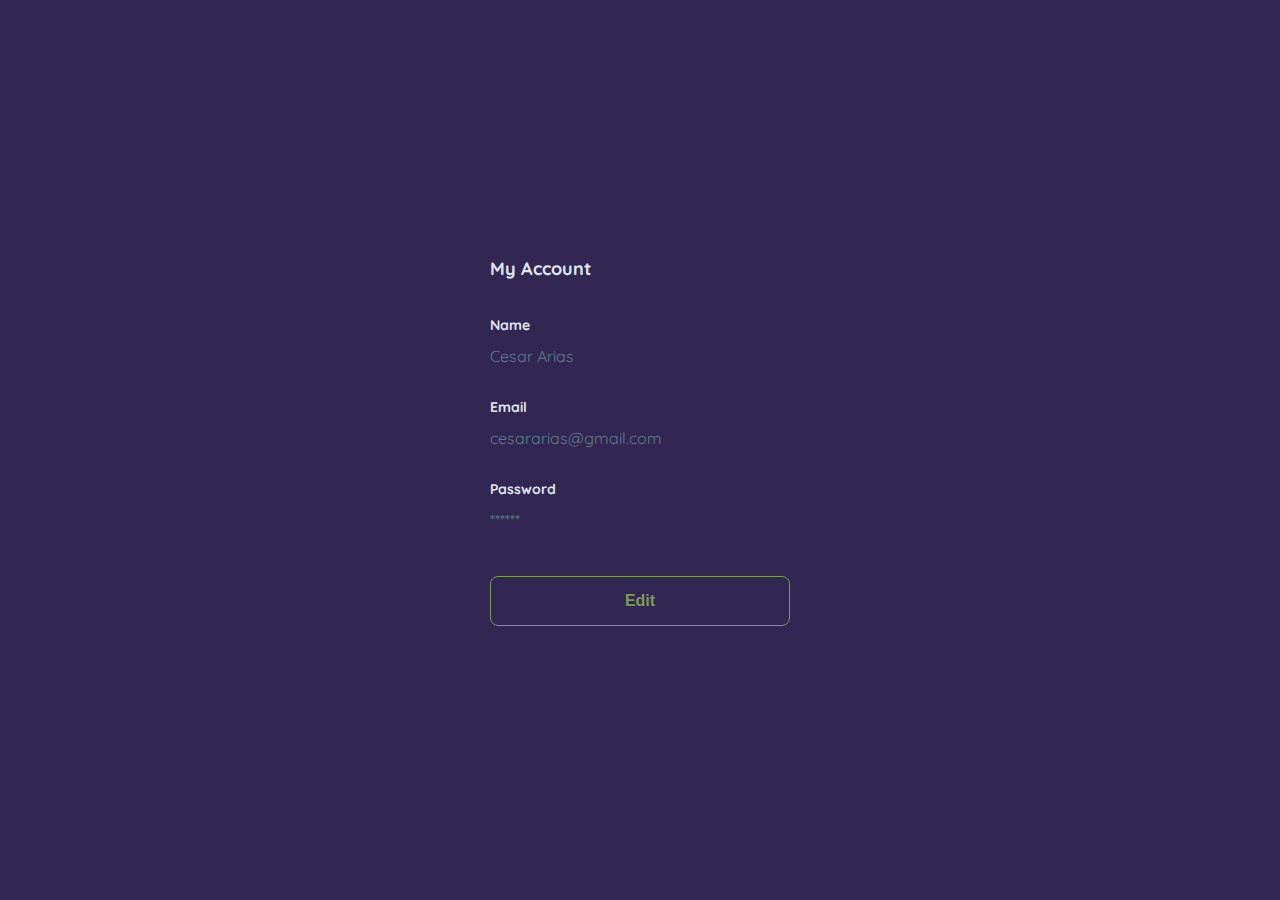
<file: editAccountView.html>
<!DOCTYPE html>
<html lang="en">
  <head>
    <meta charset="UTF-8" />
    <meta name="viewport" content="width=device-width, initial-scale=1.0" />
    <link rel="preconnect" href="https://fonts.googleapis.com" />
    <link rel="preconnect" href="https://fonts.gstatic.com" crossorigin />
    <link
      href="https://fonts.googleapis.com/css2?family=Quicksand:wght@300;500;700&display=swap"
      rel="stylesheet"
    />
    <title>Document</title>
    <style>
      :root {
        --background-color: #322653;
        --text-color: #e0e8f0;
        --accent-color: #448aff;
        --secondary-color: #607d8b;
        --highlight-color: #7A9D54;
        --sm: 14px;
        --md: 16px;
        --lg: 18px;
      }
      body {
        margin: 0;
        font-family: "Quicksand", sans-serif;
        background-color: var(--background-color);
      }
      .login {
        width: 100%;
        height: 100vh;
        display: grid;
        place-items: center;
      }
      .form-container {
        display: grid;
        grid-template-rows: auto 1fr auto;
        width: 300px;
      }
      .title {
        font-size: var(--lg);
        margin-bottom: 36px;
        text-align: start;
        color: var(--text-color);
      }
      .form {
        display: flex;
        flex-direction: column;
      }
      .form div {
        display: flex;
        flex-direction: column;
      }
      .label {
        font-size: var(--sm);
        font-weight: bold;
        margin-bottom: 4px;
        color: var(--text-color);
      }
      .value {
        color: var(--secondary-color);
        font-size: var(--md);
        margin: 8px 0 32px 0;
      }
      .secondary-button {
        background-color: var(--background-color);
        border-radius: 8px;
        border: 1px solid var(--highlight-color);
        color: var(--highlight-color);
        width: 100%;
        cursor: pointer;
        font-size: var(--md);
        font-weight: bold;
        height: 50px;
      }
      .login-button {
        margin-top: 14px;
        margin-bottom: 30px;
      }
      @media (max-width: 640px) {
        .form-container {
          height: 100%;
        }

        .form {
          height: 100%;
          justify-content: space-between;
        }
      }
    </style>
  </head>
  <body>
    <div class="login">
      <div class="form-container">
        <h1 class="title">My Account</h1>
        <form action="" class="form">
          <div>
            <label for="name" class="label">Name</label>
            <p class="value">Cesar Arias</p>

            <label for="email" class="label">Email</label>
            <p class="value">cesararias@gmail.com</p>

            <label for="password" class="label">Password</label>
            <p class="value">******</p>
          </div>

          <input
            type="submit"
            value="Edit"
            class="secondary-button login-button"
          />
        </form>
      </div>
    </div>
  </body>
</html>
</file>
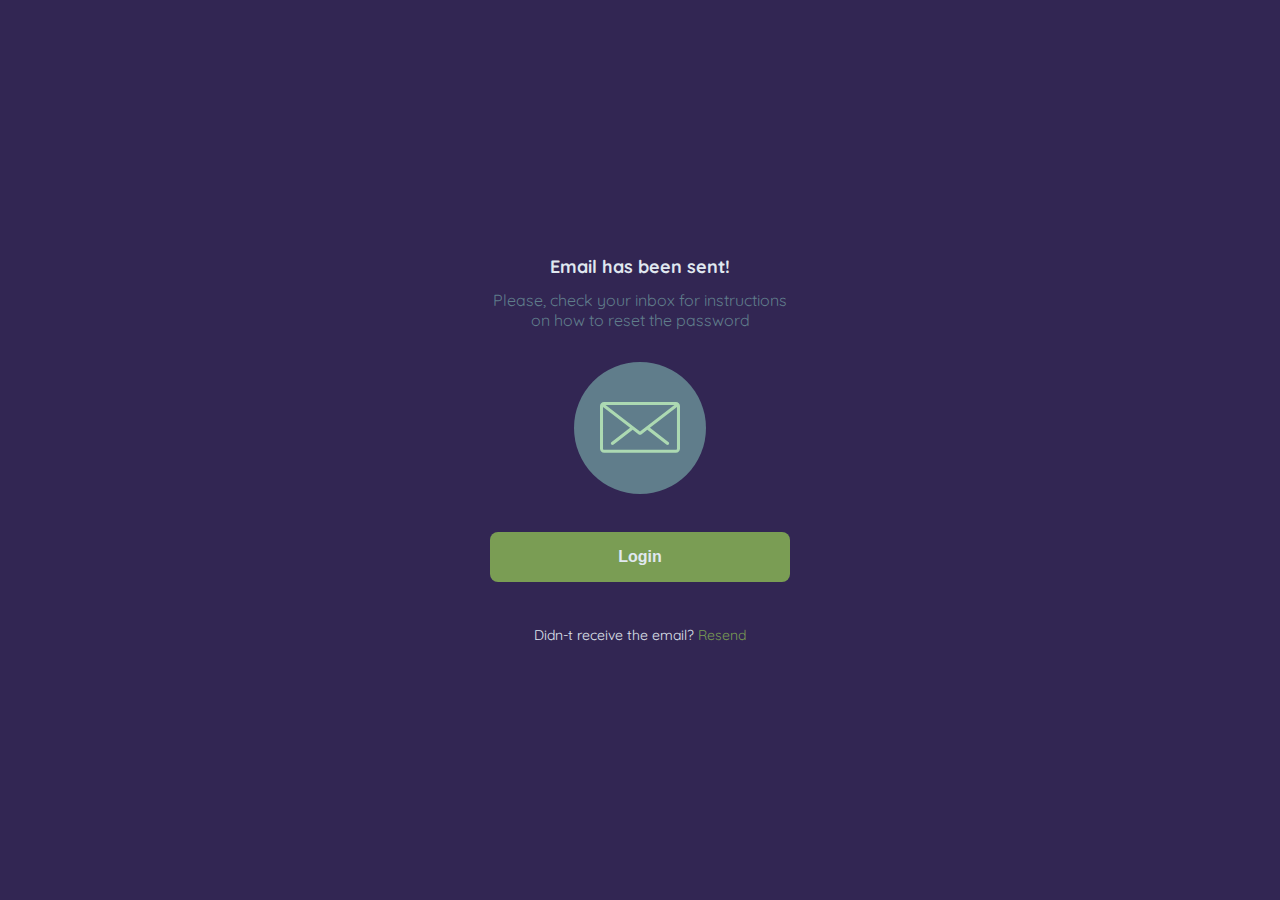
<file: emailConfirmationView.html>
<!DOCTYPE html>
<html lang="en">
  <head>
    <meta charset="UTF-8" />
    <meta name="viewport" content="width=device-width, initial-scale=1.0" />
    <link rel="preconnect" href="https://fonts.googleapis.com" />
    <link rel="preconnect" href="https://fonts.gstatic.com" crossorigin />
    <link
      href="https://fonts.googleapis.com/css2?family=Quicksand:wght@300;500;700&display=swap"
      rel="stylesheet"
    />
    <title>Document</title>
    <style>
      :root {
        --background-color: #322653;
        --text-color: #e0e8f0;
        --accent-color: #448aff;
        --secondary-color: #607d8b;
        --highlight-color: #7A9D54;
        --sm: 14px;
        --md: 16px;
        --lg: 18px;
      }
      body {
        margin: 0;
        font-family: "Quicksand", sans-serif;
        background-color: var(--background-color);
      }
      .login {
        width: 100%;
        height: 100vh;
        display: grid;
        place-items: center;
      }
      .form-container {
        display: grid;
        grid-template-rows: auto 1fr auto;
        width: 300px;
        justify-items: center;
      }
      .logo {
        width: 150px;
        margin-bottom: 48px;
        justify-self: center;
        display: none;
      }
      .title {
        font-size: var(--lg);
        margin-bottom: 12px;
        text-align: center;
        color: var(--text-color);
      }
      .subtitle {
        color: var(--secondary-color);
        font-size: var(--md);
        font-weight: 300px;
        margin-top: 0;
        margin-bottom: 32px;
        text-align: center;
      }
      .form {
        display: flex;
        flex-direction: column;
      }
      .label {
        font-size: var(--sm);
        font-weight: bold;
        margin-bottom: 4px;
        color: var(--text-color);
      }
      .email-image {
        width: 132px;
        height: 132px;
        border-radius: 50%;
        background-color: var(--secondary-color);
        display: flex;
        justify-content: center;
        align-items: center;
        margin-bottom: 24px;
      }
      .email-image img {
        width: 80px;
      }
      .resend {
        font-size: var(--sm);
      }
      .resend span {
        color: var(--text-color);
      }
      .resend a {
        color: var(--highlight-color);
        text-decoration: none;
      }
      .primary-button {
        background-color: var(--highlight-color);
        border-radius: 8px;
        border: none;
        color: var(--text-color);
        width: 100%;
        cursor: pointer;
        font-size: var(--md);
        font-weight: bold;
        height: 50px;
      }
      .login-button {
        margin-top: 14px;
        margin-bottom: 30px;
      }
      @media (max-width: 640px) {
        .logo {
          display: block;
        }
      }
    </style>
  </head>
  <body>
    <div class="login">
      <div class="form-container">
        <img src="./logos/logo_yard_sale.svg" alt="logo" class="logo" />

        <h1 class="title">Email has been sent!</h1>
        <p class="subtitle">
          Please, check your inbox for instructions on how to reset the password
        </p>
        <div class="email-image">
          <img src="./icons/email.svg" alt="email" />
        </div>
        <button class="primary-button login-button">Login</button>
        <p class="resend">
          <span
            >Didn-t receive the email?
            <a href="/">Resend</a>
          </span>
        </p>
      </div>
    </div>
  </body>
</html>
</file>
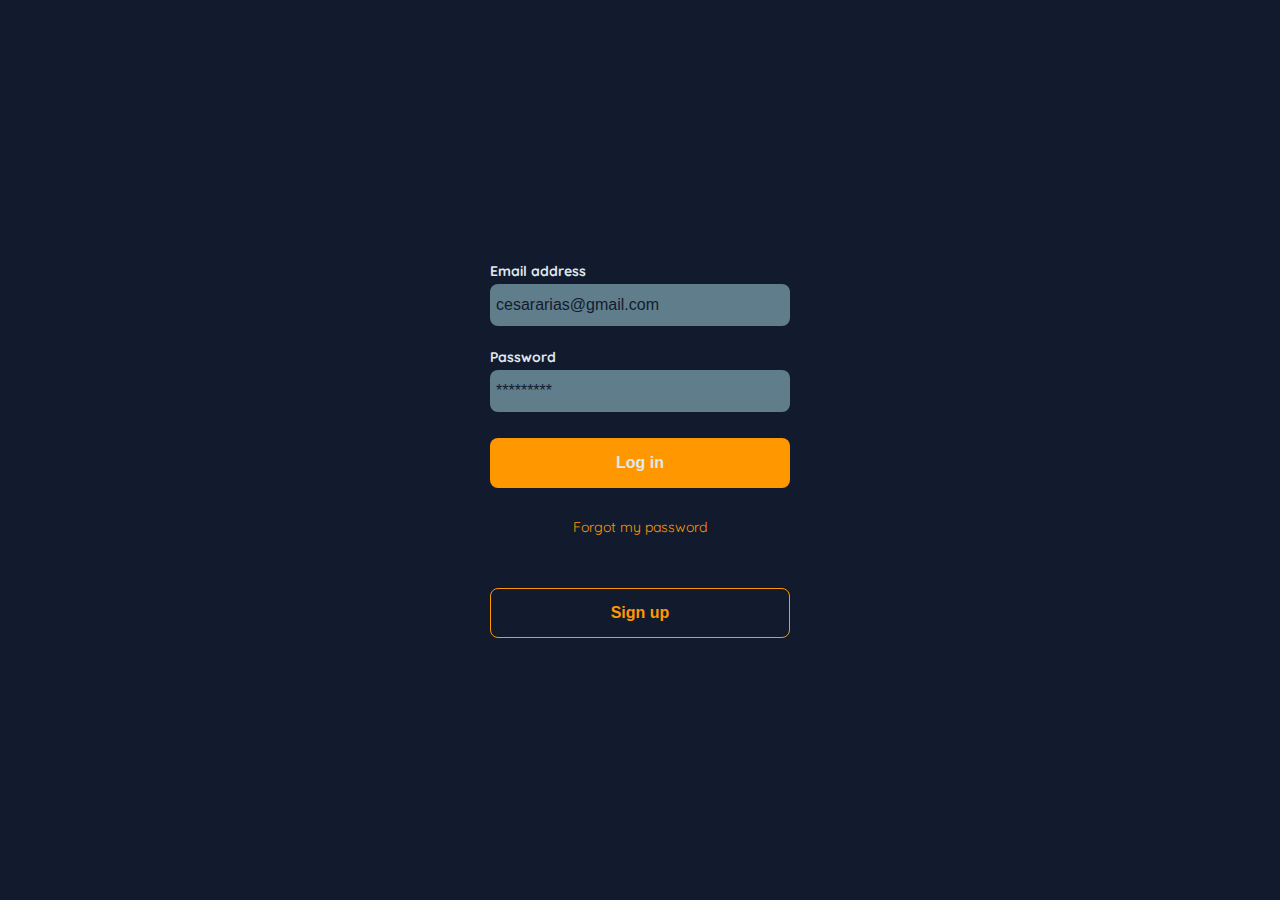
<file: loginView.html>
<!DOCTYPE html>
<html lang="en">
  <head>
    <meta charset="UTF-8" />
    <meta name="viewport" content="width=device-width, initial-scale=1.0" />
    <link rel="preconnect" href="https://fonts.googleapis.com" />
    <link rel="preconnect" href="https://fonts.gstatic.com" crossorigin />
    <link
      href="https://fonts.googleapis.com/css2?family=Quicksand:wght@300;500;700&display=swap"
      rel="stylesheet"
    />
    <title>Document</title>
    <style>
      :root {
        --background-color: #121b2e;
        --text-color: #e0e8f0;
        --accent-color: #448aff;
        --secondary-color: #607d8b;
        --highlight-color: #ff9800;
        --sm: 14px;
        --md: 16px;
        --lg: 18px;
      }
      body {
        margin: 0;
        font-family: "Quicksand", sans-serif;
        background-color: var(--background-color);
      }
      .login {
        width: 100%;
        height: 100vh;
        display: grid;
        place-items: center;
      }
      .form-container {
        display: grid;
        grid-template-rows: auto 1fr auto;
        width: 300px;
      }
      .logo {
        width: 150px;
        margin-bottom: 48px;
        justify-self: center;
        display: none;
      }
      .form {
        display: flex;
        flex-direction: column;
      }
      .form a {
        color: var(--highlight-color);
        font-size: var(--sm);
        text-align: center;
        text-decoration: none;
        margin-bottom: 52px;
      }
      .label {
        font-size: var(--sm);
        font-weight: bold;
        margin-bottom: 4px;
        color: var(--text-color);
      }
      .input {
        background-color: var(--secondary-color);
        border: none;
        border-radius: 8px;
        height: 30px;
        font-size: var(--md);
        padding: 6px;
        margin-bottom: 12px;
        color: var(--text-color);
      }
      .input-email {
        margin-bottom: 22px;
      }
      .primary-button {
        background-color: var(--highlight-color);
        border-radius: 8px;
        border: none;
        color: var(--text-color);
        width: 100%;
        cursor: pointer;
        font-size: var(--md);
        font-weight: bold;
        height: 50px;
      }
      .secondary-button {
        background-color: var(--background-color);
        border-radius: 8px;
        border: 1px solid var(--highlight-color);
        color: var(--highlight-color);
        width: 100%;
        cursor: pointer;
        font-size: var(--md);
        font-weight: bold;
        height: 50px;
      }
      .login-button {
        margin-top: 14px;
        margin-bottom: 30px;
      }
      @media (max-width: 640px) {
        .logo {
          display: block;
        }

        .secondary-button {
          width: 300px;
          position: absolute;
          bottom: 0;
          margin-bottom: 24px;
        }
      }
      input::placeholder {
        color: var(--background-color);
      }
    </style>
  </head>
  <body>
    <div class="login">
      <div class="form-container">
        <img src="./logos/logo_yard_sale.svg" alt="logo" class="logo" />

        <form action="" class="form">
          <label for="email" class="label">Email address</label>
          <input
            type="text"
            name=""
            id="email"
            placeholder="cesararias@gmail.com"
            class="input input-email"
          />
          <label for="password" class="label">Password</label>
          <input
            type="password"
            name=""
            id="password"
            placeholder="*********"
            class="input input-password"
          />
          <input
            type="submit"
            value="Log in"
            class="primary-button login-button"
          />
          <a href="/">Forgot my password</a>
        </form>

        <button class="secondary-button signup-button">Sign up</button>
      </div>
    </div>
  </body>
</html>
</file>
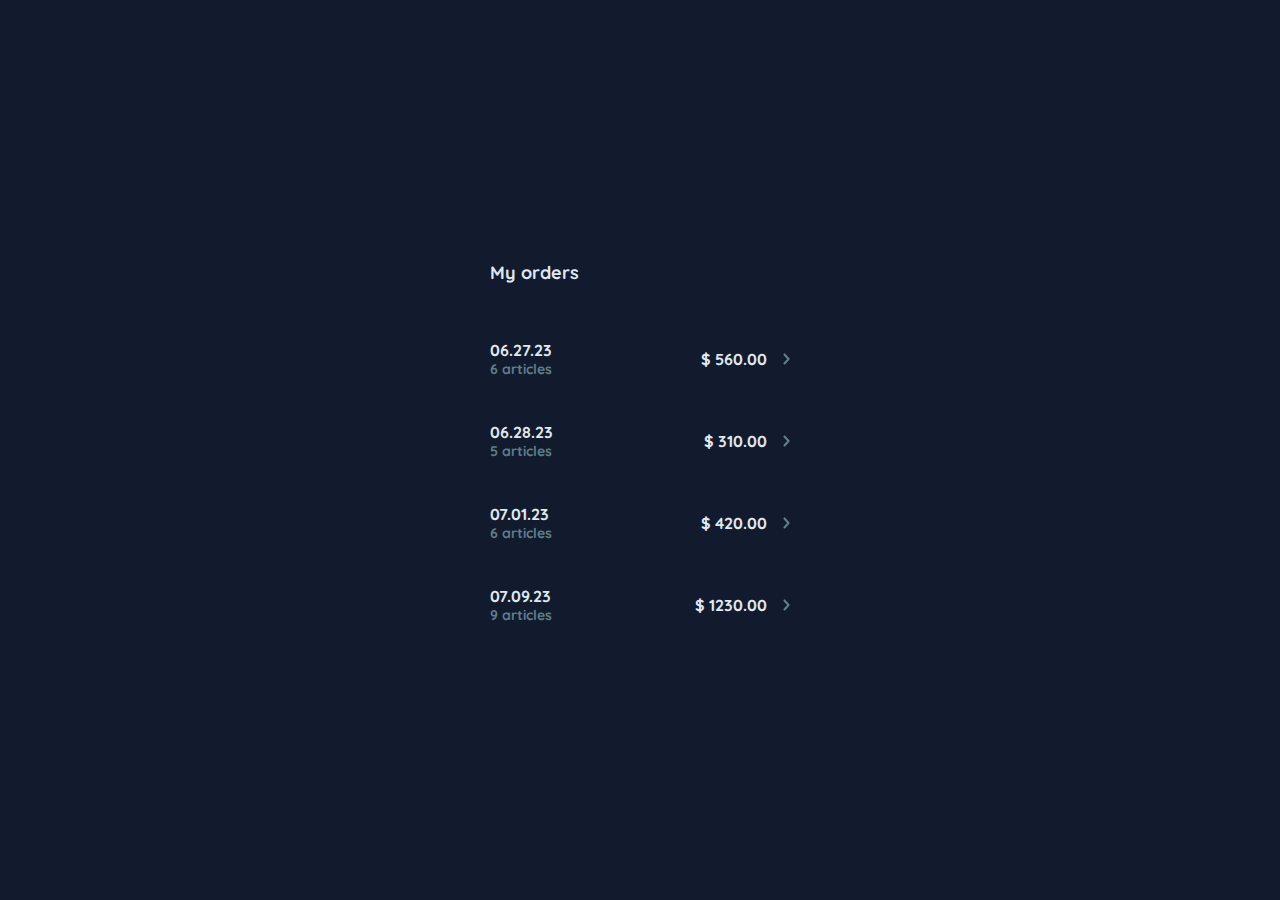
<file: myOrdersView.html>
<!DOCTYPE html>
<html lang="en">
  <head>
    <meta charset="UTF-8" />
    <meta name="viewport" content="width=device-width, initial-scale=1.0" />
    <link rel="preconnect" href="https://fonts.googleapis.com" />
    <link rel="preconnect" href="https://fonts.gstatic.com" crossorigin />
    <link
      href="https://fonts.googleapis.com/css2?family=Quicksand:wght@300;500;700&display=swap"
      rel="stylesheet"
    />
    <title>Document</title>
    <style>
      :root {
        --background-color: #121b2e;
        --text-color: #e0e8f0;
        --accent-color: #448aff;
        --secondary-color: #607d8b;
        --highlight-color: #ff9800;
        --sm: 14px;
        --md: 16px;
        --lg: 18px;
      }
      body {
        margin: 0;
        font-family: "Quicksand", sans-serif;
        background-color: var(--background-color);
      }
      .my-order {
        width: 100%;
        height: 100vh;
        display: grid;
        place-items: center;
      }
      .title {
        font-size: var(--lg);
        color: var(--text-color);
        margin-bottom: 40px;
      }
      .my-order-container {
        display: grid;
        grid-template-rows: auto 1fr auto;
        width: 300px;
      }
      .my-order-content {
        display: flex;
        flex-direction: column;
      }
      .order {
        display: grid;
        grid-template-columns: auto 1fr auto;
        gap: 16px;
        align-items: center;
        margin-bottom: 12px;
      }
      .order p:nth-child(1) {
        display: flex;
        flex-direction: column;
      }
      .order p span:nth-child(1) {
        font-size: var(--md);
        color: var(--text-color);
        font-weight: bold;
      }
      .order p span:nth-child(2) {
        font-size: var(--sm);
        color: var(--secondary-color);
        font-weight: bold;
      }
      .order p:nth-child(2) {
        text-align: end;
        font-weight: bold;
        color: var(--text-color);
      }
    </style>
  </head>
  <body>
    <div class="my-order">
      <div class="my-order-container">
        <h1 class="title">My orders</h1>

        <div class="my-order-content">
          <div class="order">
            <p>
              <span>06.27.23</span>
              <span>6 articles</span>
            </p>
            <p>$ 560.00</p>
            <img src="./icons/flechita.svg" alt="arrow" />
          </div>

          <div class="order">
            <p>
              <span>06.28.23</span>
              <span>5 articles</span>
            </p>
            <p>$ 310.00</p>
            <img src="./icons/flechita.svg" alt="arrow" />
          </div>

          <div class="order">
            <p>
              <span>07.01.23</span>
              <span>6 articles</span>
            </p>
            <p>$ 420.00</p>
            <img src="./icons/flechita.svg" alt="arrow" />
          </div>

          <div class="order">
            <p>
              <span>07.09.23</span>
              <span>9 articles</span>
            </p>
            <p>$ 1230.00</p>
            <img src="./icons/flechita.svg" alt="arrow" />
          </div>
        </div>
      </div>
    </div>
  </body>
</html>
</file>
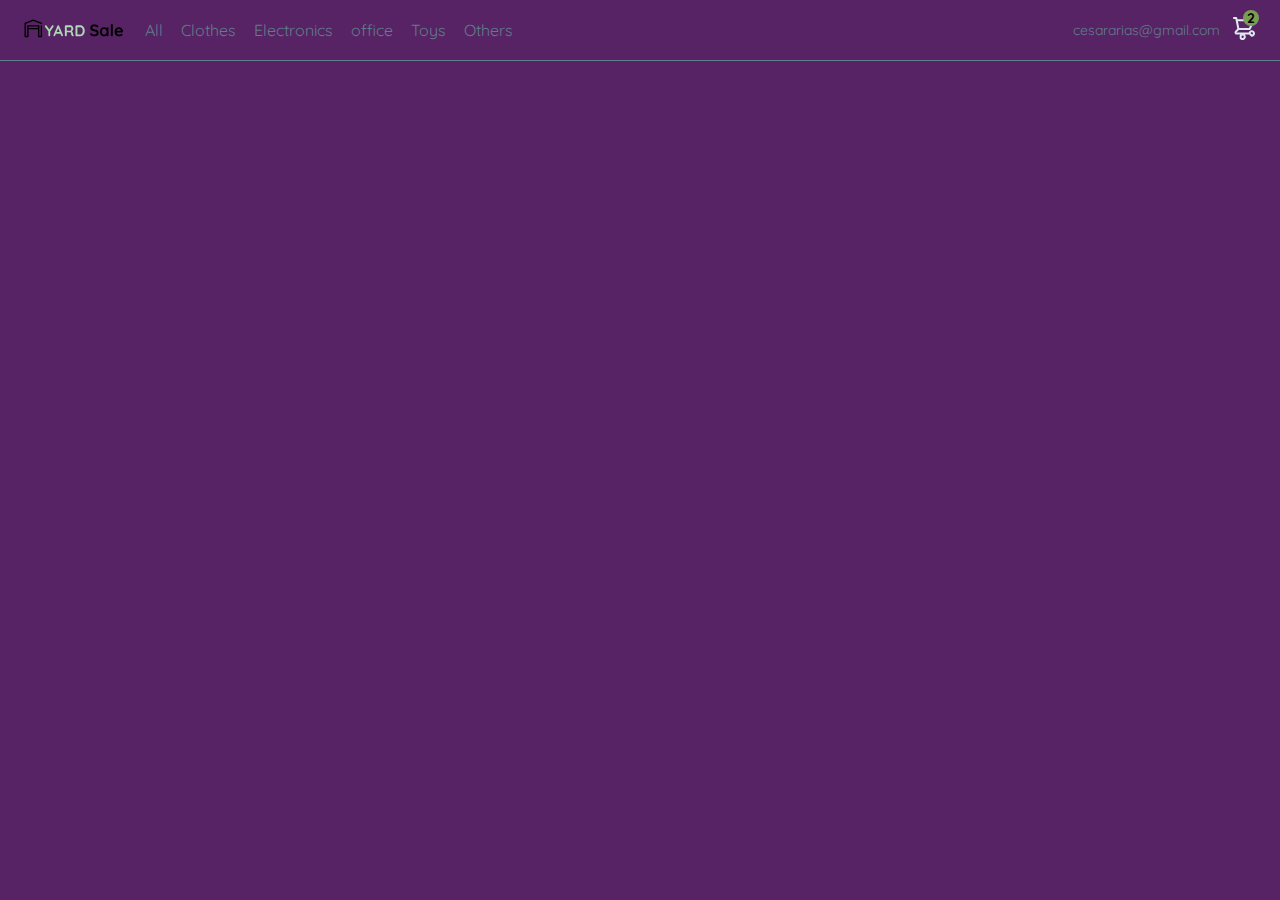
<file: navbarView.html>
<!DOCTYPE html>
<html lang="en">
  <head>
    <meta charset="UTF-8" />
    <meta name="viewport" content="width=device-width, initial-scale=1.0" />
    <link rel="preconnect" href="https://fonts.googleapis.com" />
    <link rel="preconnect" href="https://fonts.gstatic.com" crossorigin />
    <link
      href="https://fonts.googleapis.com/css2?family=Quicksand:wght@300;500;700&display=swap"
      rel="stylesheet"
    />
    <title>Document</title>
    <style>
      :root {
        --background-color: #572364;
        --text-color: #e0e8f0;
        --accent-color: #448aff;
        --secondary-color: #607d8b;
        --highlight-color: #7A9D54;
        --sm: 14px;
        --md: 16px;
        --lg: 18px;
      }
      body {
        margin: 0;
        font-family: "Quicksand", sans-serif;
        background-color: var(--background-color);
      }
      nav {
        display: flex;
        justify-content: space-between;
        padding: 0 24px;
        border-bottom: 1px solid var(--secondary-color);
      }
      .menu {
        display: none;
      }
      .logo {
        width: 100px;
      }
      .navbar-left ul,
      .navbar-right ul {
        list-style: none;
        padding: 0;
        margin: 0;
        display: flex;
        align-items: center;
        height: 60px;
      }
      .navbar-left {
        display: flex;
      }
      .navbar-left ul {
        margin-left: 12px;
      }
      .navbar-left ul li a,
      .navbar-right ul li a {
        text-decoration: none;
        color: var(--secondary-color);
        border: 1px solid var(--background-color);
        padding: 8px;
        border-radius: 8px;
      }
      .navbar-left ul li a:hover,
      .navbar-right ul li a:hover {
        border: 1px solid var(--highlight-color);
        color: var(--highlight-color);
      }
      .navbar-email {
        color: var(--secondary-color);
        font-size: var(--sm);
        margin-right: 12px;
      }
      .navbar-shopping-cart {
        position: relative;
      }
      .navbar-shopping-cart div {
        width: 16px;
        height: 16px;
        background-color: var(--highlight-color);
        border-radius: 50%;
        font-size: var(--sm);
        font-weight: bold;
        position: absolute;
        top: -6px;
        right: -3px;
        display: flex;
        justify-content: center;
        align-items: center;
      }
      @media (max-width: 640px){
        .menu{
            display: block;
        }
        .navbar-left ul{
            display: none;
        }
        .navbar-email{
            display: none;
        }
      }
    </style>
  </head>
  <body>
    <nav>
      <img src="./icons/icon_menu.svg" alt="menu" class="menu" />

      <div class="navbar-left">
        <img src="./logos/logo_yard_sale.svg" alt="logo" class="logo" />
        <ul>
          <li>
            <a href="">All</a>
          </li>
          <li>
            <a href="">Clothes</a>
          </li>
          <li>
            <a href="">Electronics</a>
          </li>
          <li>
            <a href="">office</a>
          </li>
          <li>
            <a href="">Toys</a>
          </li>
          <li>
            <a href="">Others</a>
          </li>
        </ul>
      </div>

      <div class="navbar-right">
        <ul>
          <li class="navbar-email">cesararias@gmail.com</li>
          <li class="navbar-shopping-cart">
            <img src="./icons/icon_shopping_cart.svg" alt="shopping cart" />
            <div>2</div>
          </li>
        </ul>
      </div>
    </nav>
  </body>
</html>
</file>
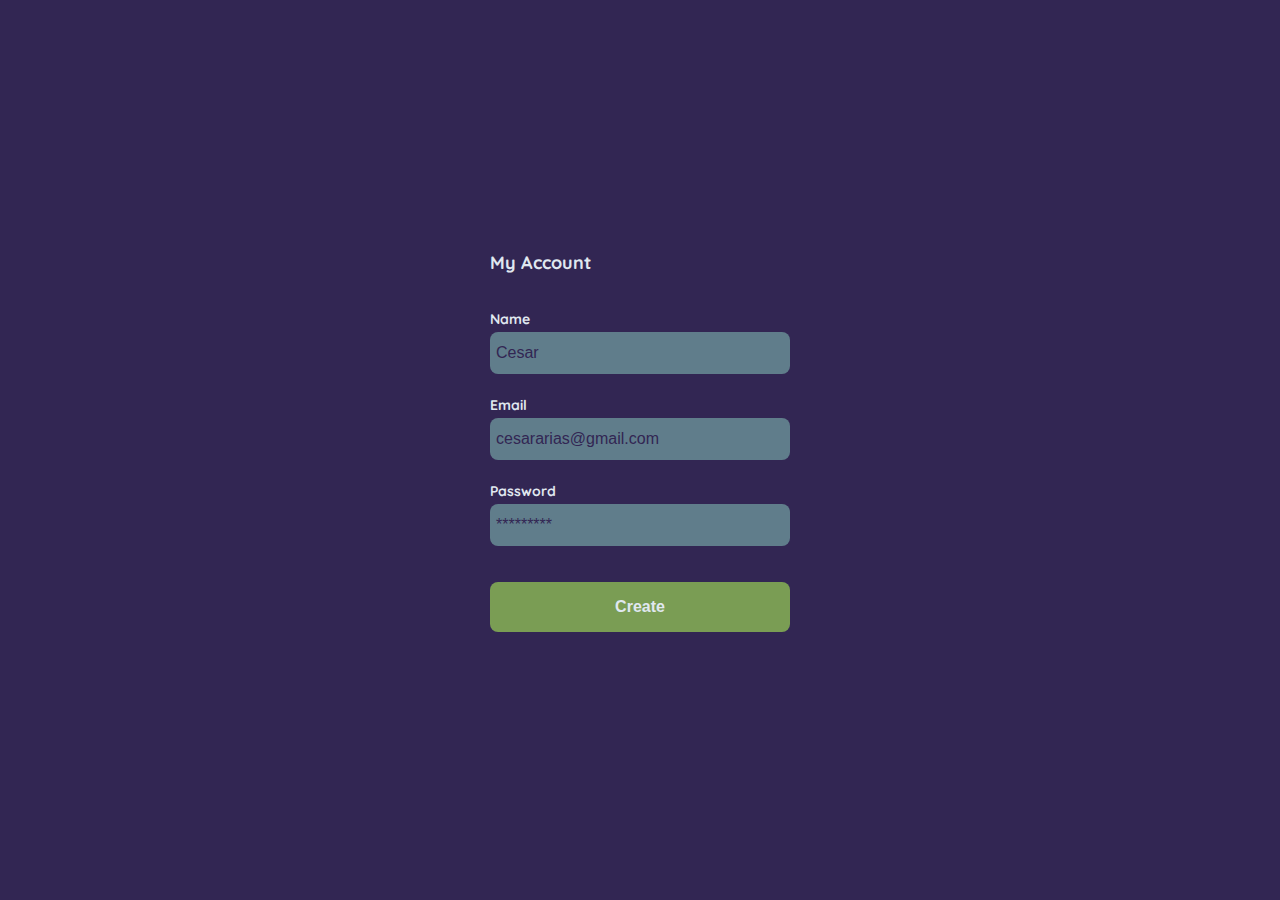
<file: newAccountView.html>
<!DOCTYPE html>
<html lang="en">
  <head>
    <meta charset="UTF-8" />
    <meta name="viewport" content="width=device-width, initial-scale=1.0" />
    <link rel="preconnect" href="https://fonts.googleapis.com" />
    <link rel="preconnect" href="https://fonts.gstatic.com" crossorigin />
    <link
      href="https://fonts.googleapis.com/css2?family=Quicksand:wght@300;500;700&display=swap"
      rel="stylesheet"
    />
    <title>Document</title>
    <style>
      :root {
        --background-color: #322653;
        --text-color: #e0e8f0;
        --accent-color: #448aff;
        --secondary-color: #607d8b;
        --highlight-color: #7A9D54;
        --sm: 14px;
        --md: 16px;
        --lg: 18px;
      }
      body {
        margin: 0;
        font-family: "Quicksand", sans-serif;
        background-color: var(--background-color);
      }
      .login {
        width: 100%;
        height: 100vh;
        display: grid;
        place-items: center;
      }
      .form-container {
        display: grid;
        grid-template-rows: auto 1fr auto;
        width: 300px;
      }
      .title {
        font-size: var(--lg);
        margin-bottom: 36px;
        text-align: start;
        color: var(--text-color);
      }
      .form {
        display: flex;
        flex-direction: column;
      }
      .form div {
        display: flex;
        flex-direction: column;
      }
      .label {
        font-size: var(--sm);
        font-weight: bold;
        margin-bottom: 4px;
        color: var(--text-color);
      }
      .input {
        background-color: var(--secondary-color);
        border: none;
        border-radius: 8px;
        height: 30px;
        font-size: var(--md);
        padding: 6px;
        margin-bottom: 12px;
        color: var(--text-color);
      }
      .input-name,
      .input-email,
      .input-password {
        margin-bottom: 22px;
      }
      .primary-button {
        background-color: var(--highlight-color);
        border-radius: 8px;
        border: none;
        color: var(--text-color);
        width: 100%;
        cursor: pointer;
        font-size: var(--md);
        font-weight: bold;
        height: 50px;
      }
      .login-button {
        margin-top: 14px;
        margin-bottom: 30px;
      }
      @media (max-width: 640px) {
        .form-container {
          height: 100%;
        }

        .form {
          height: 100%;
          justify-content: space-between;
        }
      }
      input::placeholder {
        color: var(--background-color);
      }
    </style>
  </head>
  <body>
    <div class="login">
      <div class="form-container">
        <h1 class="title">My Account</h1>
        <form action="" class="form">
          <div>
            <label for="name" class="label">Name</label>
            <input
              type="text"
              name=""
              id="name"
              placeholder="Cesar"
              class="input input-name"
            />

            <label for="email" class="label">Email</label>
            <input
              type="text"
              name=""
              id="email"
              placeholder="cesararias@gmail.com"
              class="input input-email"
            />

            <label for="password" class="label">Password</label>
            <input
              type="password"
              name=""
              id="password"
              placeholder="*********"
              class="input input-password"
            />
          </div>

          <input
            type="submit"
            value="Create"
            class="primary-button login-button"
          />
        </form>
      </div>
    </div>
  </body>
</html>
</file>
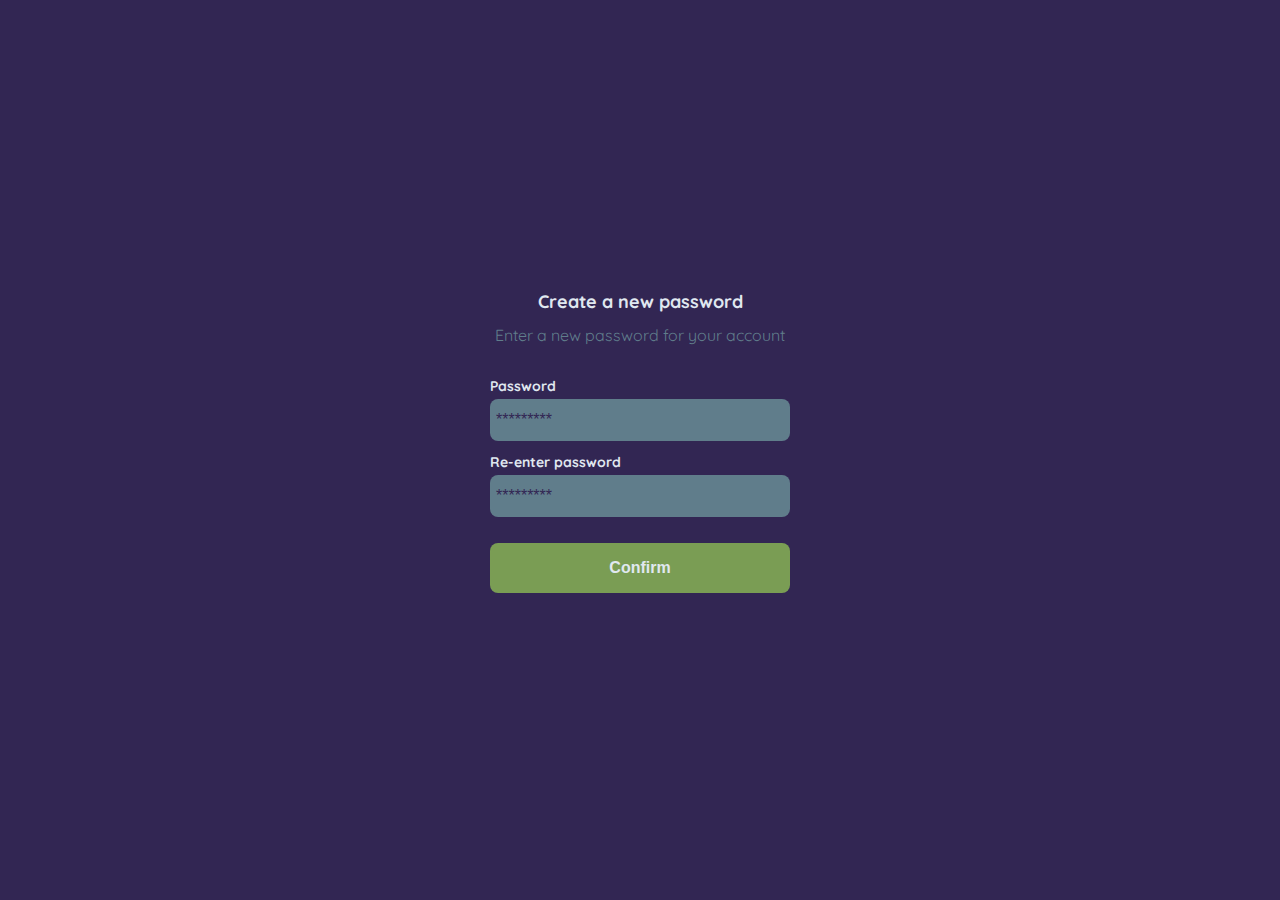
<file: newPasswordView.html>
<!DOCTYPE html>
<html lang="en">
  <head>
    <meta charset="UTF-8" />
    <meta name="viewport" content="width=device-width, initial-scale=1.0" />
    <link rel="preconnect" href="https://fonts.googleapis.com" />
    <link rel="preconnect" href="https://fonts.gstatic.com" crossorigin />
    <link
      href="https://fonts.googleapis.com/css2?family=Quicksand:wght@300;500;700&display=swap"
      rel="stylesheet"
    />
    <title>Document</title>
    <style>
      :root {
        --background-color: #322653;
        --text-color: #e0e8f0;
        --accent-color: #448aff;
        --secondary-color: #607d8b;
        --highlight-color: #7A9D54;
        --sm: 14px;
        --md: 16px;
        --lg: 18px;
      }
      body {
        margin: 0;
        font-family: "Quicksand", sans-serif;
        background-color: var(--background-color);
      }
      .login {
        width: 100%;
        height: 100vh;
        display: grid;
        place-items: center;
      }
      .form-container {
        display: grid;
        grid-template-rows: auto 1fr auto;
        width: 300px;
      }
      .logo {
        width: 150px;
        margin-bottom: 48px;
        justify-self: center;
        display: none;
      }
      .title {
        font-size: var(--lg);
        margin-bottom: 12px;
        text-align: center;
        color: var(--text-color);
      }
      .subtitle {
        color: var(--secondary-color);
        font-size: var(--md);
        font-weight: 300px;
        margin-top: 0;
        margin-bottom: 32px;
        text-align: center;
      }
      .form {
        display: flex;
        flex-direction: column;
      }
      .label {
        font-size: var(--sm);
        font-weight: bold;
        margin-bottom: 4px;
        color: var(--text-color);
      }
      .input {
        background-color: var(--secondary-color);
        border: none;
        border-radius: 8px;
        height: 30px;
        font-size: var(--md);
        padding: 6px;
        margin-bottom: 12px;
        color: var(--text-color);
      }
      .primary-button {
        background-color: var(--highlight-color);
        border-radius: 8px;
        border: none;
        color: var(--text-color);
        width: 100%;
        cursor: pointer;
        font-size: var(--md);
        font-weight: bold;
        height: 50px;
      }
      .login-button {
        margin-top: 14px;
        margin-bottom: 30px;
      }
      @media (max-width: 640px) {
        .logo {
          display: block;
        }
      }
      input::placeholder {
        color: var(--background-color);
      }
    </style>
  </head>
  <body>
    <div class="login">
      <div class="form-container">
        <img src="./logos/logo_yard_sale.svg" alt="logo" class="logo" />

        <h1 class="title">Create a new password</h1>
        <p class="subtitle">Enter a new password for your account</p>
        <form action="" class="form">
          <label for="password" class="label">Password</label>
          <input
            type="password"
            name=""
            id="password"
            placeholder="*********"
            class="input input-password"
          />
          <label for="re-password" class="label">Re-enter password</label>
          <input
            type="password"
            name=""
            id="re-password"
            placeholder="*********"
            class="input input-password"
          />
          <input
            type="submit"
            value="Confirm"
            class="primary-button login-button"
          />
        </form>
      </div>
    </div>
  </body>
</html>
</file>
